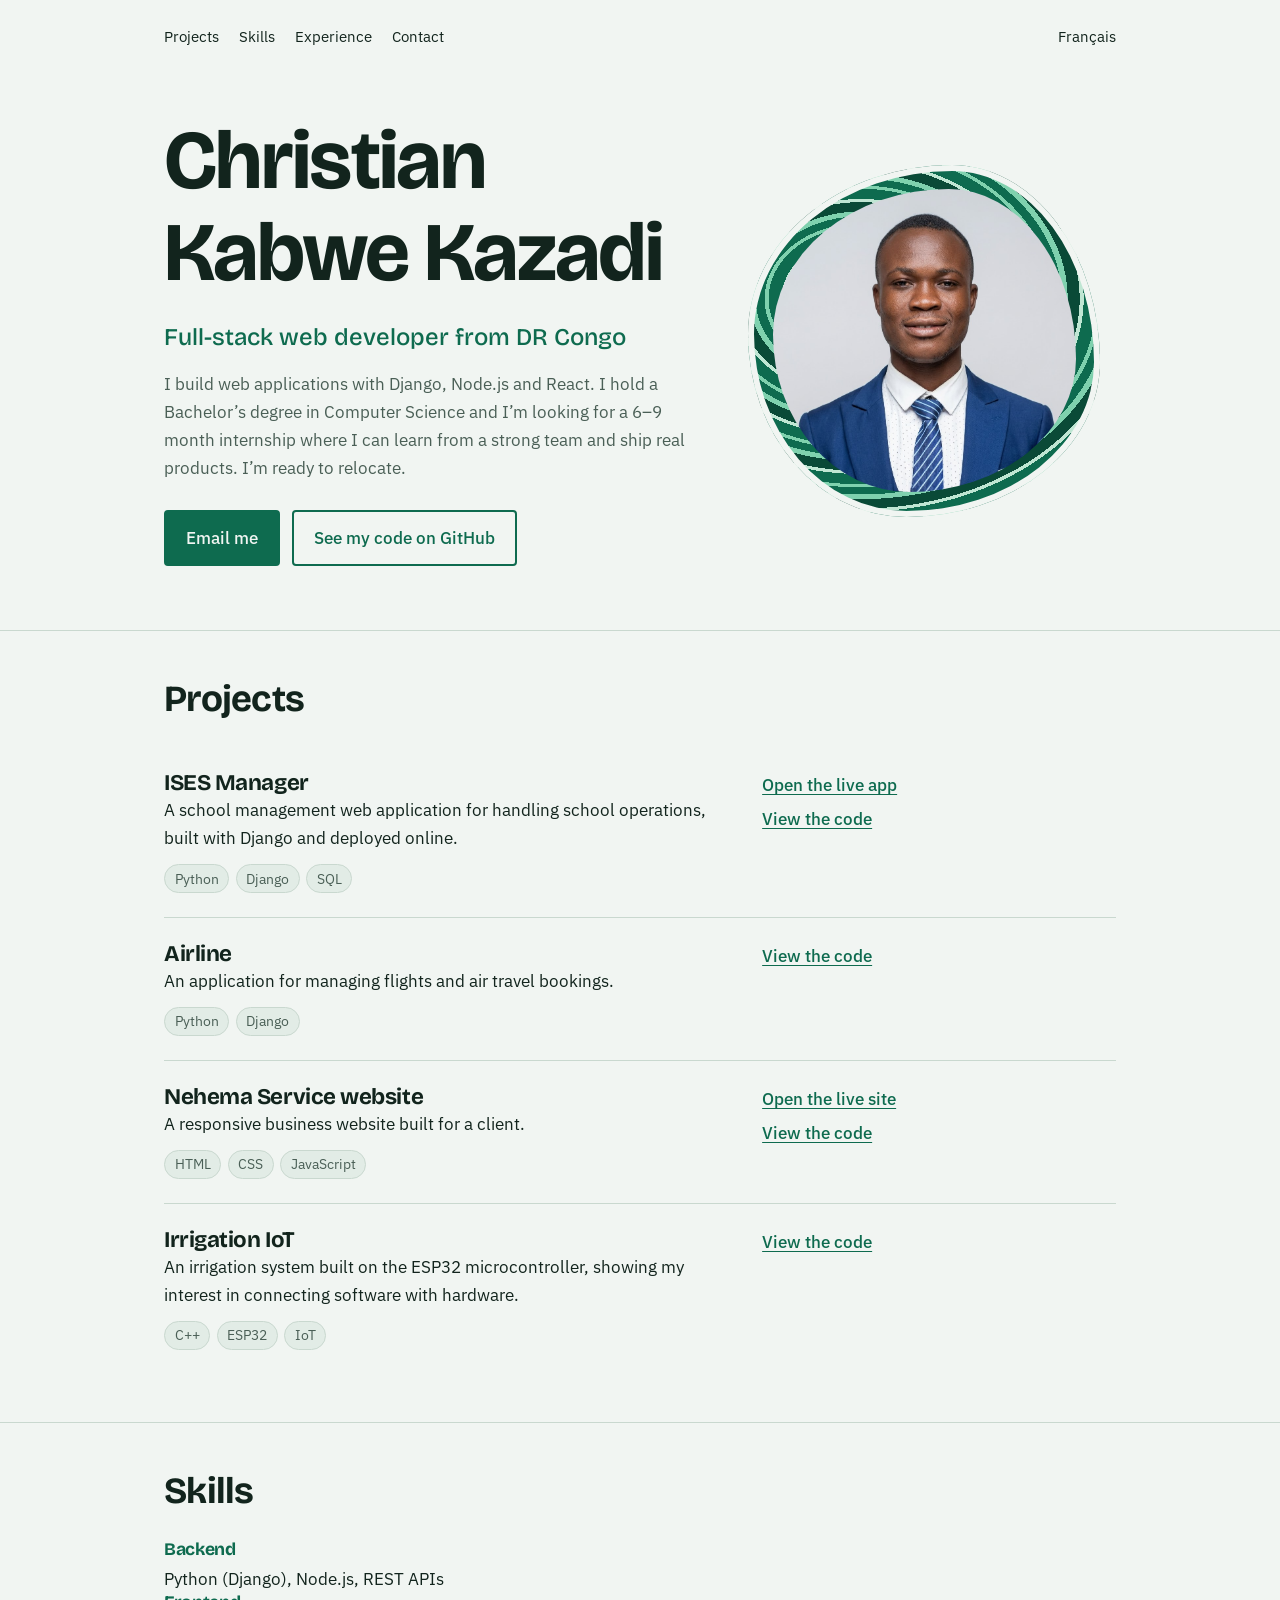
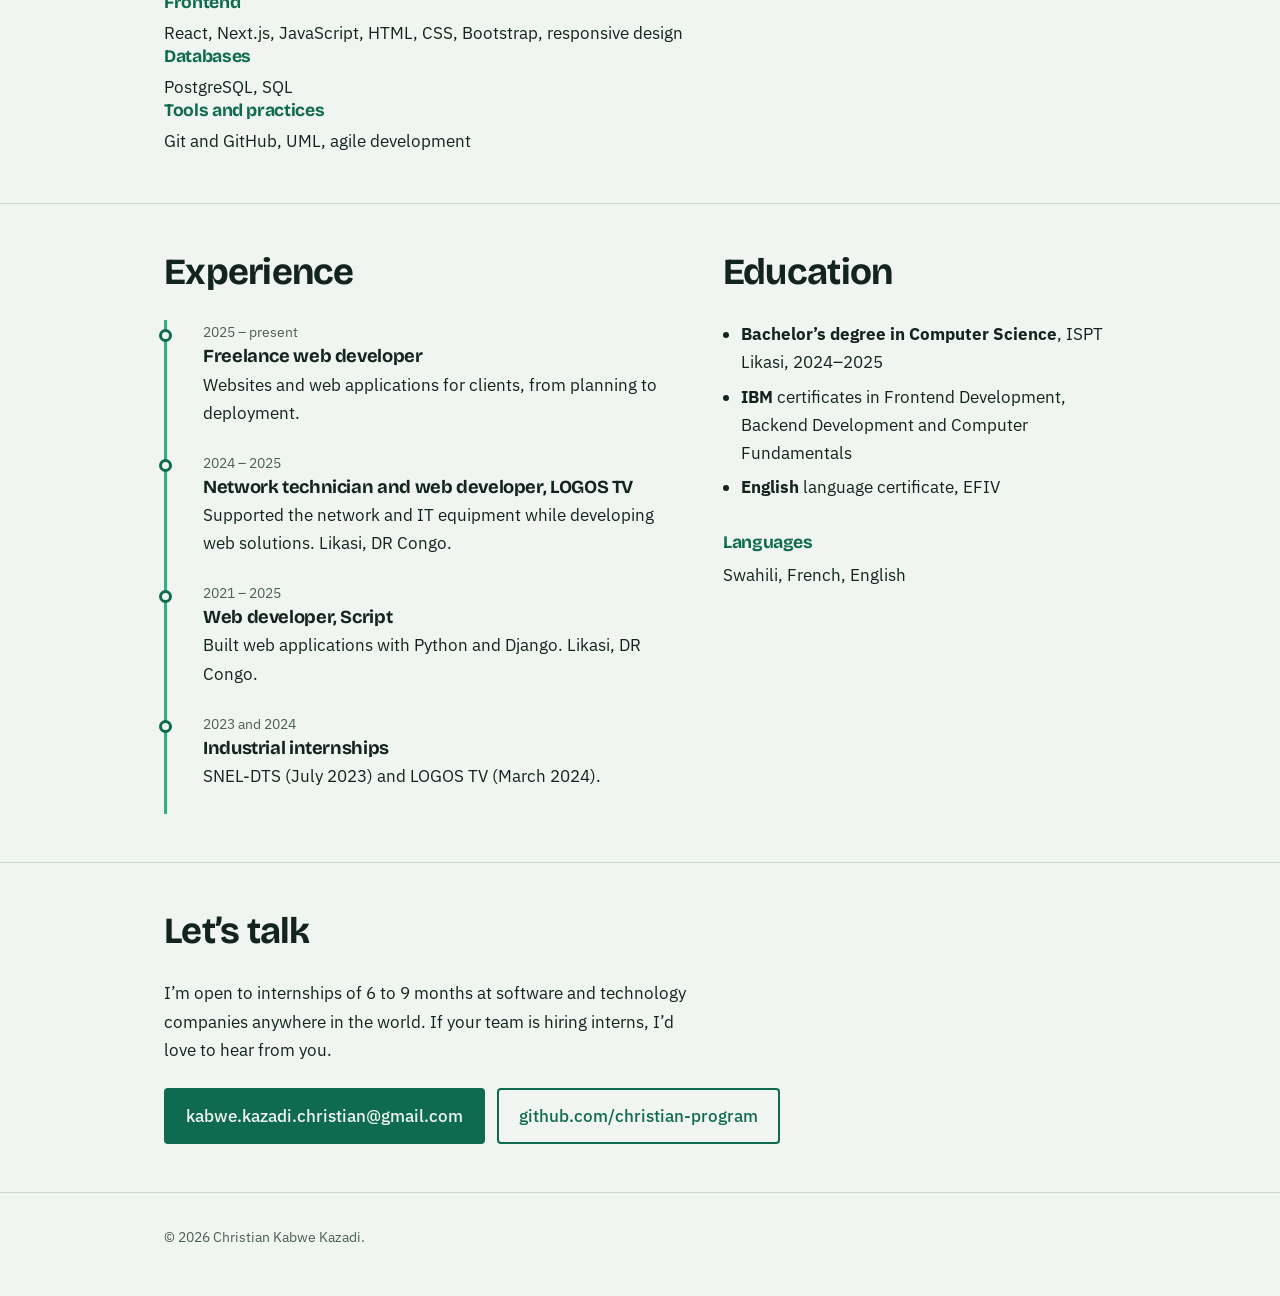
<file: index.html>
<!DOCTYPE html>
<html lang="en">
  <head>
    <meta charset="utf-8">
    <meta name="viewport" content="width=device-width, initial-scale=1, viewport-fit=cover">
    <meta name="description" content="Full-stack web developer from DR Congo, open to a 6–9 month internship worldwide. Django, Node.js, React, Next.js, PostgreSQL.">
    <link rel="preconnect" href="https://fonts.googleapis.com">
    <link rel="preconnect" href="https://fonts.gstatic.com" crossorigin>
    <link rel="stylesheet" href="https://fonts.googleapis.com/css2?family=Bricolage+Grotesque:opsz,wght@12..96,500;12..96,700&family=IBM+Plex+Sans:wght@400;500&display=swap">
    <link rel="stylesheet" href="css/style.css">
    <title>Christian Kabwe Kazadi – Portfolio</title>
  </head>
  <body>
  <div class="wrap">
    <nav aria-label="Main">
      <a href="#projects">Projects</a>
      <a href="#skills">Skills</a>
      <a href="#experience">Experience</a>
      <a href="#contact">Contact</a>
      <a href="html/french-version.html" hreflang="fr" lang="fr" style="margin-left:auto">Français</a>
    </nav>

    <header class="hero">
      <div>
        <h1>Christian Kabwe Kazadi</h1>
        <p class="role">Full-stack web developer from DR Congo</p>
        <p>I build web applications with Django, Node.js and React. I hold a Bachelor’s degree in Computer Science and I’m looking for a 6–9 month internship where I can learn from a strong team and ship real products. I’m ready to relocate.</p>
        <div class="btns">
          <a class="btn primary" href="mailto:kabwe.kazadi.christian@gmail.com?subject=Internship%20opportunity">Email me</a>
          <a class="btn ghost" href="https://github.com/christian-program">See my code on GitHub</a>
        </div>
      </div>
      <div class="stone">
        <img src="img/profile-picture.jpg">
      </div>
    </header>
  </div>

  <section id="projects">
    <div class="wrap">
      <h2>Projects</h2>

      <article class="project">
        <div>
          <h3>ISES Manager</h3>
          <p>A school management web application for handling school operations, built with Django and deployed online.</p>
          <ul class="tags"><li>Python</li><li>Django</li><li>SQL</li></ul>
        </div>
        <div class="links">
          <a href="https://iseslikasi.pythonanywhere.com/">Open the live app</a>
          <a href="https://github.com/christian-program/ises_manager">View the code</a>
        </div>
      </article>

      <article class="project">
        <div>
          <h3>Airline</h3>
          <p>An application for managing flights and air travel bookings.</p>
          <ul class="tags"><li>Python</li><li>Django</li></ul>
        </div>
        <div class="links">
          <a href="https://github.com/christian-program/airline">View the code</a>
        </div>
      </article>

      <article class="project">
        <div>
          <h3>Nehema Service website</h3>
          <p>A responsive business website built for a client.</p>
          <ul class="tags"><li>HTML</li><li>CSS</li><li>JavaScript</li></ul>
        </div>
        <div class="links">
          <a href="https://christian-program.github.io/nehema_service_site/">Open the live site</a>
          <a href="https://github.com/christian-program/nehema_service_site">View the code</a>
        </div>
      </article>

      <article class="project">
        <div>
          <h3>Irrigation IoT</h3>
          <p>An irrigation system built on the ESP32 microcontroller, showing my interest in connecting software with hardware.</p>
          <ul class="tags"><li>C++</li><li>ESP32</li><li>IoT</li></ul>
        </div>
        <div class="links">
          <a href="https://github.com/christian-program/Irrigation_ESP32_IOT">View the code</a>
        </div>
      </article>
    </div>
  </section>

  <section id="skills">
    <div class="wrap">
      <h2>Skills</h2>
      <div class="skills">
        <div><h3>Backend</h3><p>Python (Django), Node.js, REST APIs</p></div>
        <div><h3>Frontend</h3><p>React, Next.js, JavaScript, HTML, CSS, Bootstrap, responsive design</p></div>
        <div><h3>Databases</h3><p>PostgreSQL, SQL</p></div>
        <div><h3>Tools and practices</h3><p>Git and GitHub, UML, agile development</p></div>
      </div>
    </div>
  </section>

  <section id="experience">
    <div class="wrap two">
      <div>
        <h2 style="font-size:clamp(1.7rem,4vw,2.3rem);margin-bottom:1.75rem">Experience</h2>
        <ol class="timeline">
          <li><span class="when">2025 – present</span><h3>Freelance web developer</h3><p>Websites and web applications for clients, from planning to deployment.</p></li>
          <li><span class="when">2024 – 2025</span><h3>Network technician and web developer, LOGOS TV</h3><p>Supported the network and IT equipment while developing web solutions. Likasi, DR Congo.</p></li>
          <li><span class="when">2021 – 2025</span><h3>Web developer, Script</h3><p>Built web applications with Python and Django. Likasi, DR Congo.</p></li>
          <li><span class="when">2023 and 2024</span><h3>Industrial internships</h3><p>SNEL-DTS (July 2023) and LOGOS TV (March 2024).</p></li>
        </ol>
      </div>
      <div>
        <h2 style="font-size:clamp(1.7rem,4vw,2.3rem);margin-bottom:1.75rem">Education</h2>
        <ul class="plain">
          <li><strong>Bachelor’s degree in Computer Science</strong>, ISPT Likasi, 2024–2025</li>
          <li><strong>IBM</strong> certificates in Frontend Development, Backend Development and Computer Fundamentals</li>
          <li><strong>English</strong> language certificate, EFIV</li>
        </ul>
        <h3 style="margin:2rem 0 .5rem;font-size:1.1rem;color:var(--green)">Languages</h3>
        <p style="margin:0">Swahili, French, English</p>
      </div>
    </div>
  </section>

  <section id="contact" class="contact">
    <div class="wrap">
      <h2>Let’s talk</h2>
      <p>I’m open to internships of 6 to 9 months at software and technology companies anywhere in the world. If your team is hiring interns, I’d love to hear from you.</p>
      <div class="btns">
        <a class="btn primary" href="mailto:kabwe.kazadi.christian@gmail.com?subject=Internship%20opportunity">kabwe.kazadi.christian@gmail.com</a>
        <a class="btn ghost" href="https://github.com/christian-program">github.com/christian-program</a>
      </div>
    </div>
  </section>

  <footer>
    <div class="wrap">© 2026 Christian Kabwe Kazadi.</div>
  </footer>
  </body>
</html>
</file>
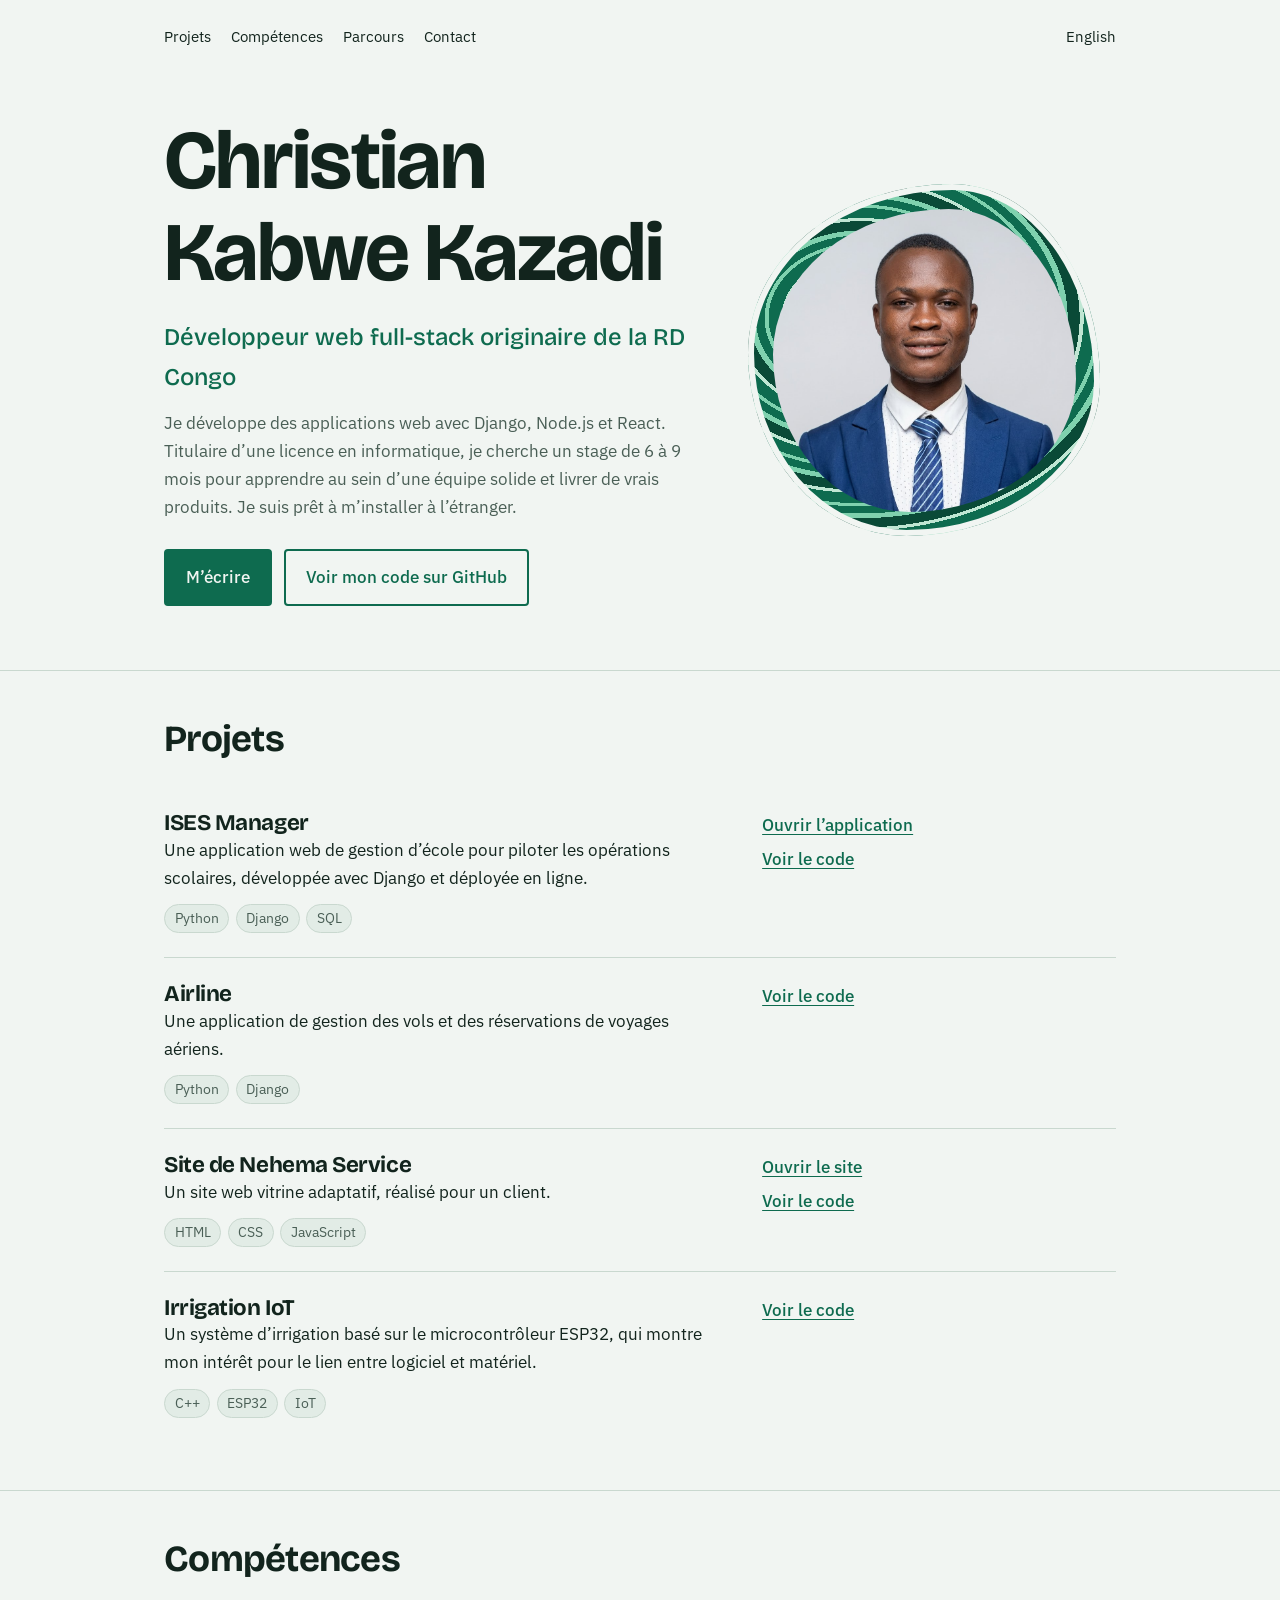
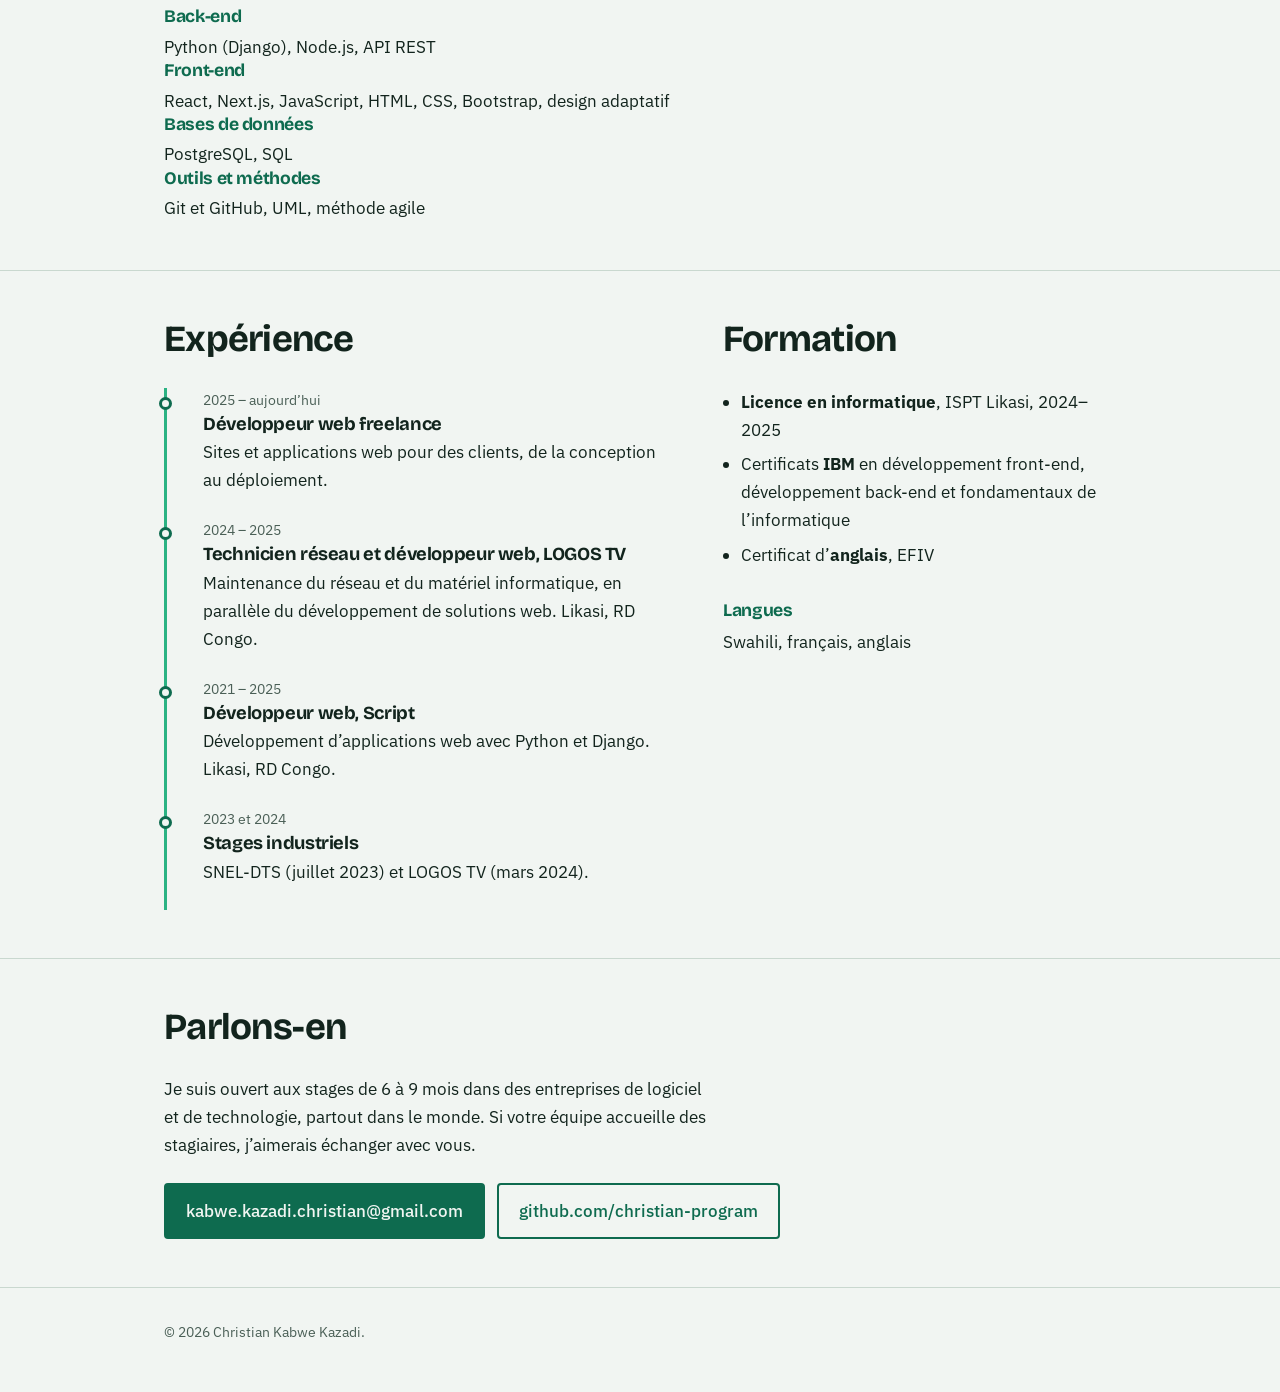
<file: html/french-version.html>
<!DOCTYPE html>
<html lang="fr">
  <head>
    <meta charset="utf-8">
    <meta name="viewport" content="width=device-width, initial-scale=1, viewport-fit=cover">
    <meta name="description" content="Développeur web full-stack originaire de la RD Congo, à la recherche d’un stage de 6 à 9 mois partout dans le monde. Django, Node.js, React, Next.js, PostgreSQL.">
    <link rel="preconnect" href="https://fonts.googleapis.com">
    <link rel="preconnect" href="https://fonts.gstatic.com" crossorigin>
    <link rel="stylesheet" href="https://fonts.googleapis.com/css2?family=Bricolage+Grotesque:opsz,wght@12..96,500;12..96,700&family=IBM+Plex+Sans:wght@400;500&display=swap">
    <link rel="stylesheet" href="../css/style.css">
    <title>Christian Kabwe Kazadi – Portfolio</title>
  </head>
  <body>
  <div class="wrap">
    <nav aria-label="Principal">
      <a href="#projects">Projets</a>
      <a href="#skills">Compétences</a>
      <a href="#experience">Parcours</a>
      <a href="#contact">Contact</a>
      <a href="../index.html" hreflang="en" lang="en" style="margin-left:auto">English</a>
    </nav>

    <header class="hero">
      <div>
        <h1>Christian Kabwe Kazadi</h1>
        <p class="role">Développeur web full-stack originaire de la RD Congo</p>
        <p>Je développe des applications web avec Django, Node.js et React. Titulaire d’une licence en informatique, je cherche un stage de 6 à 9 mois pour apprendre au sein d’une équipe solide et livrer de vrais produits. Je suis prêt à m’installer à l’étranger.</p>
        <div class="btns">
          <a class="btn primary" href="mailto:kabwe.kazadi.christian@gmail.com?subject=Opportunit%C3%A9%20de%20stage">M’écrire</a>
          <a class="btn ghost" href="https://github.com/christian-program">Voir mon code sur GitHub</a>
        </div>
      </div>
      <div class="stone">
        <img src="../img/profile-picture.jpg">
      </div>
  </div>

  <section id="projects">
    <div class="wrap">
      <h2>Projets</h2>

      <article class="project">
        <div>
          <h3>ISES Manager</h3>
          <p>Une application web de gestion d’école pour piloter les opérations scolaires, développée avec Django et déployée en ligne.</p>
          <ul class="tags"><li>Python</li><li>Django</li><li>SQL</li></ul>
        </div>
        <div class="links">
          <a href="https://iseslikasi.pythonanywhere.com/">Ouvrir l’application</a>
          <a href="https://github.com/christian-program/ises_manager">Voir le code</a>
        </div>
      </article>

      <article class="project">
        <div>
          <h3>Airline</h3>
          <p>Une application de gestion des vols et des réservations de voyages aériens.</p>
          <ul class="tags"><li>Python</li><li>Django</li></ul>
        </div>
        <div class="links">
          <a href="https://github.com/christian-program/airline">Voir le code</a>
        </div>
      </article>

      <article class="project">
        <div>
          <h3>Site de Nehema Service</h3>
          <p>Un site web vitrine adaptatif, réalisé pour un client.</p>
          <ul class="tags"><li>HTML</li><li>CSS</li><li>JavaScript</li></ul>
        </div>
        <div class="links">
          <a href="https://christian-program.github.io/nehema_service_site/">Ouvrir le site</a>
          <a href="https://github.com/christian-program/nehema_service_site">Voir le code</a>
        </div>
      </article>

      <article class="project">
        <div>
          <h3>Irrigation IoT</h3>
          <p>Un système d’irrigation basé sur le microcontrôleur ESP32, qui montre mon intérêt pour le lien entre logiciel et matériel.</p>
          <ul class="tags"><li>C++</li><li>ESP32</li><li>IoT</li></ul>
        </div>
        <div class="links">
          <a href="https://github.com/christian-program/Irrigation_ESP32_IOT">Voir le code</a>
        </div>
      </article>
    </div>
  </section>

  <section id="skills">
    <div class="wrap">
      <h2>Compétences</h2>
      <div class="skills">
        <div><h3>Back-end</h3><p>Python (Django), Node.js, API REST</p></div>
        <div><h3>Front-end</h3><p>React, Next.js, JavaScript, HTML, CSS, Bootstrap, design adaptatif</p></div>
        <div><h3>Bases de données</h3><p>PostgreSQL, SQL</p></div>
        <div><h3>Outils et méthodes</h3><p>Git et GitHub, UML, méthode agile</p></div>
      </div>
    </div>
  </section>

  <section id="experience">
    <div class="wrap two">
      <div>
        <h2 style="font-size:clamp(1.7rem,4vw,2.3rem);margin-bottom:1.75rem">Expérience</h2>
        <ol class="timeline">
          <li><span class="when">2025 – aujourd’hui</span><h3>Développeur web freelance</h3><p>Sites et applications web pour des clients, de la conception au déploiement.</p></li>
          <li><span class="when">2024 – 2025</span><h3>Technicien réseau et développeur web, LOGOS TV</h3><p>Maintenance du réseau et du matériel informatique, en parallèle du développement de solutions web. Likasi, RD Congo.</p></li>
          <li><span class="when">2021 – 2025</span><h3>Développeur web, Script</h3><p>Développement d’applications web avec Python et Django. Likasi, RD Congo.</p></li>
          <li><span class="when">2023 et 2024</span><h3>Stages industriels</h3><p>SNEL-DTS (juillet 2023) et LOGOS TV (mars 2024).</p></li>
        </ol>
      </div>
      <div>
        <h2 style="font-size:clamp(1.7rem,4vw,2.3rem);margin-bottom:1.75rem">Formation</h2>
        <ul class="plain">
          <li><strong>Licence en informatique</strong>, ISPT Likasi, 2024–2025</li>
          <li>Certificats <strong>IBM</strong> en développement front-end, développement back-end et fondamentaux de l’informatique</li>
          <li>Certificat d’<strong>anglais</strong>, EFIV</li>
        </ul>
        <h3 style="margin:2rem 0 .5rem;font-size:1.1rem;color:var(--green)">Langues</h3>
        <p style="margin:0">Swahili, français, anglais</p>
      </div>
    </div>
  </section>

  <section id="contact" class="contact">
    <div class="wrap">
      <h2>Parlons-en</h2>
      <p>Je suis ouvert aux stages de 6 à 9 mois dans des entreprises de logiciel et de technologie, partout dans le monde. Si votre équipe accueille des stagiaires, j’aimerais échanger avec vous.</p>
      <div class="btns">
        <a class="btn primary" href="mailto:kabwe.kazadi.christian@gmail.com?subject=Opportunit%C3%A9%20de%20stage">kabwe.kazadi.christian@gmail.com</a>
        <a class="btn ghost" href="https://github.com/christian-program">github.com/christian-program</a>
      </div>
    </div>
  </section>

  <footer>
    <div class="wrap">© 2026 Christian Kabwe Kazadi.</div>
  </footer>
  </body>
</html>
</file>
<file: css/style.css>
:root{
  --paper:#F1F5F2; --ink:#12241D; --muted:#4A5F56; --line:#C9D8CF; --soft:#E2ECE6;
  --green:#0E6B4F; --green-bright:#2BB383; --on-green:#F1F5F2;
  --b1:#0E6B4F; --b2:#7FD1AE; --b3:#0A4A37; --b4:#BFE6D3;
  box-sizing:border-box;
  padding-top:env(safe-area-inset-top,0px); padding-bottom:env(safe-area-inset-bottom,0px);
  --display:"Bricolage Grotesque","Segoe UI",Helvetica,Arial,sans-serif;
  --body:"IBM Plex Sans","Segoe UI",Helvetica,Arial,sans-serif;
}
@media (prefers-color-scheme:dark){
  :root:not([data-theme="light"]){
    --paper:#0F1B16; --ink:#E6F0EA; --muted:#9DB5A9; --line:#274035; --soft:#16271F;
    --green:#4CC79A; --green-bright:#4CC79A; --on-green:#0F1B16;
    --b1:#1E8F6A; --b2:#0F3D2E; --b3:#2BB383; --b4:#164C39;
  }
}
:root[data-theme="dark"]{
  --paper:#0F1B16; --ink:#E6F0EA; --muted:#9DB5A9; --line:#274035; --soft:#16271F;
  --green:#4CC79A; --green-bright:#4CC79A; --on-green:#0F1B16;
  --b1:#1E8F6A; --b2:#0F3D2E; --b3:#2BB383; --b4:#164C39;
}

*,*::before,*::after{
    box-sizing:border-box
}

html{

    scroll-padding-top:calc(env(safe-area-inset-top,0px) + 16px);
    scroll-behavior:smooth
}

body {

    margin:0;background:var(--paper);
    color:var(--ink);
    font:400 1.0625rem/1.65 var(--body);
    -webkit-font-smoothing:antialiased
}

a {
    color:var(--green);text-underline-offset:3px
}

a:focus-visible,
button:focus-visible {
    outline:3px solid var(--green-bright);
    outline-offset:3px;
    border-radius:2px
}

.wrap {
    max-width:62rem;
    margin:0 auto;
    padding:0 1.25rem
}

h1,h2,h3 {
    font-family:var(--display);
    line-height:1.1;
    margin:0;letter-spacing:-.02em
}

nav {
    display:flex;
    flex-wrap:wrap;
    gap:.25rem 1.25rem;
    padding:1.25rem 0;
    font-size:.95rem
}

nav a {
    color:var(--ink);
    text-decoration:none;
    padding:.25rem 0;
    border-bottom:2px solid transparent
}

nav a:hover {
    border-bottom-color:var(--green-bright)
}

.hero {
    display:grid;
    gap:2rem;
    align-items:center;
    padding:2.5rem 0 4rem
}

.hero h1 {
    font-size:clamp(2.6rem,9vw,5.2rem);
    font-weight:700
}

.hero .role {
    font-family:var(--display);
    font-size:clamp(1.15rem,3vw,1.5rem);
    font-weight:500;
    margin:1.25rem 0 .75rem;
    color:var(--green)
}

.hero p {
    max-width:34rem;
    margin:0 0 1.75rem;
    color:var(--muted)
}

.btns{

    display:flex;
    flex-wrap:wrap;
    gap:.75rem
}

.btn {
    display:inline-block;
    padding:.75rem 1.25rem;
    border-radius:4px;
    font-weight:500;
    text-decoration:none;
    border:2px solid var(--green)
}

.btn.primary {

    background:var(--green);
    color:var(--on-green)
}

.btn.ghost{

    color:var(--green)
}

.btn:hover {
    background:var(--soft);
    color:var(--ink)
}

.btn.primary:hover {
    background:var(--ink);
    border-color:var(--ink);
    color:var(--paper)
}


.stone{
    position:relative;
    width: min(100%,22rem);
    aspect-ratio:1;
    justify-self: center;
    border-radius: 58% 42% 55% 45% / 48% 56% 44% 52%;
    background: repeating-radial-gradient(ellipse 70% 55% at 32% 38%,
     var(--b1) 0 9px, var(--b2) 9px 15px, var(--b3) 15px 27px, var(--b4) 27px 31px, var(--b1) 31px 44px, var(--b2) 44px 48px);
    box-shadow:inset 0 0 0 6px var(--paper)
}
.stone img {
    position:absolute;
    inset:7%;
    width:86%;
    height:86%;
    object-fit:cover;
    object-position:50% 12%;
    border-radius:inherit;
    display:block
}


@media (min-width:48rem) {
    .hero{grid-template-columns:1.4fr 1fr}
}

section{
    padding:3rem 0;
    border-top:1px solid var(--line)
}

section>.wrap>h2 {

    font-size:clamp(1.7rem,4vw,2.3rem);
    margin-bottom:1.75rem
}

.about{
    max-width:40rem
}

.about p {
    margin:0 0 1rem
}

.project{
    display:grid;
    gap:.75rem 2rem;
    padding:1.5rem 0;
    border-bottom:1px solid var(--line)
}

.project:last-child {
    border-bottom:0
}

.project h3 {
    font-size:1.4rem;
    font-weight:700
}

.project p {
    margin:0;max-width:36rem
}

.tags { 
    display:flex;
    flex-wrap:wrap;
    gap:.4rem;
    margin:.75rem 0 0;
    padding:0;
    list-style:none
}

.tags li {
    font-size:.85rem;
    padding:.15rem .6rem;
    border:1px solid var(--line);
    border-radius:99px;
    background:var(--soft);
    color:var(--muted)
}

.links {
    display:flex;
    flex-wrap:wrap;
    gap:.5rem 1.25rem;
    font-weight:500
}

@media(min-width:48rem){

    .project{grid-template-columns:1.6fr 1fr}
    .links{flex-direction:column;
    align-items:flex-start;gap:.35rem}
}

.skillsv {
    display:grid;
    gap:1.5rem 2rem
}

@media(min-width:40rem){
    .skills{
        grid-template-columns:repeat(2,1fr)
    }
}

.skills h3{
    font-size:1.1rem;
    margin-bottom:.4rem;
    color:var(--green)
}

.skills p {
    margin:0;
}

.timeline {
    list-style:none;
    margin:0;
    padding:0 0 0 1.25rem;
    border-left:3px solid var(--green-bright)
}

.timeline li {
    position:relative;
    padding:0 0 1.5rem 1rem
}
.timeline li::before {
    content:"";
    position:absolute;
    left:calc(-1.25rem - 8px);
    top:.55rem;
    width:13px;
    height:13px;
    border-radius:50%;
    background:var(--paper);
    border:3px 
    solid var(--green)
}

.timeline h3 {
    font-size:1.15rem
}
.timeline .when {
    display:block;
    font-size:.9rem;
    color:var(--muted);
    margin-bottom:.15rem
}

.timeline p {
    margin:.25rem 0 0;
    max-width:36rem
}

.two {
    display:grid;gap:3rem
}

@media(min-width:48rem){
    .two {
        grid-template-columns:1.3fr 1fr
    }
}

.plain {
    margin:0;padding-left:1.1rem
}

.plain li {
    margin-bottom:.4rem
}

.contact p {
    max-width:34rem;
    margin:0 0 1.5rem
}

footer {
    padding:2rem 0 3rem;
    border-top:1px solid var(--line);
    color:var(--muted);
    font-size:.9rem
}

@media(prefers-reduced-motion:reduce){
    html{scroll-behavior:auto}
}
</file>
